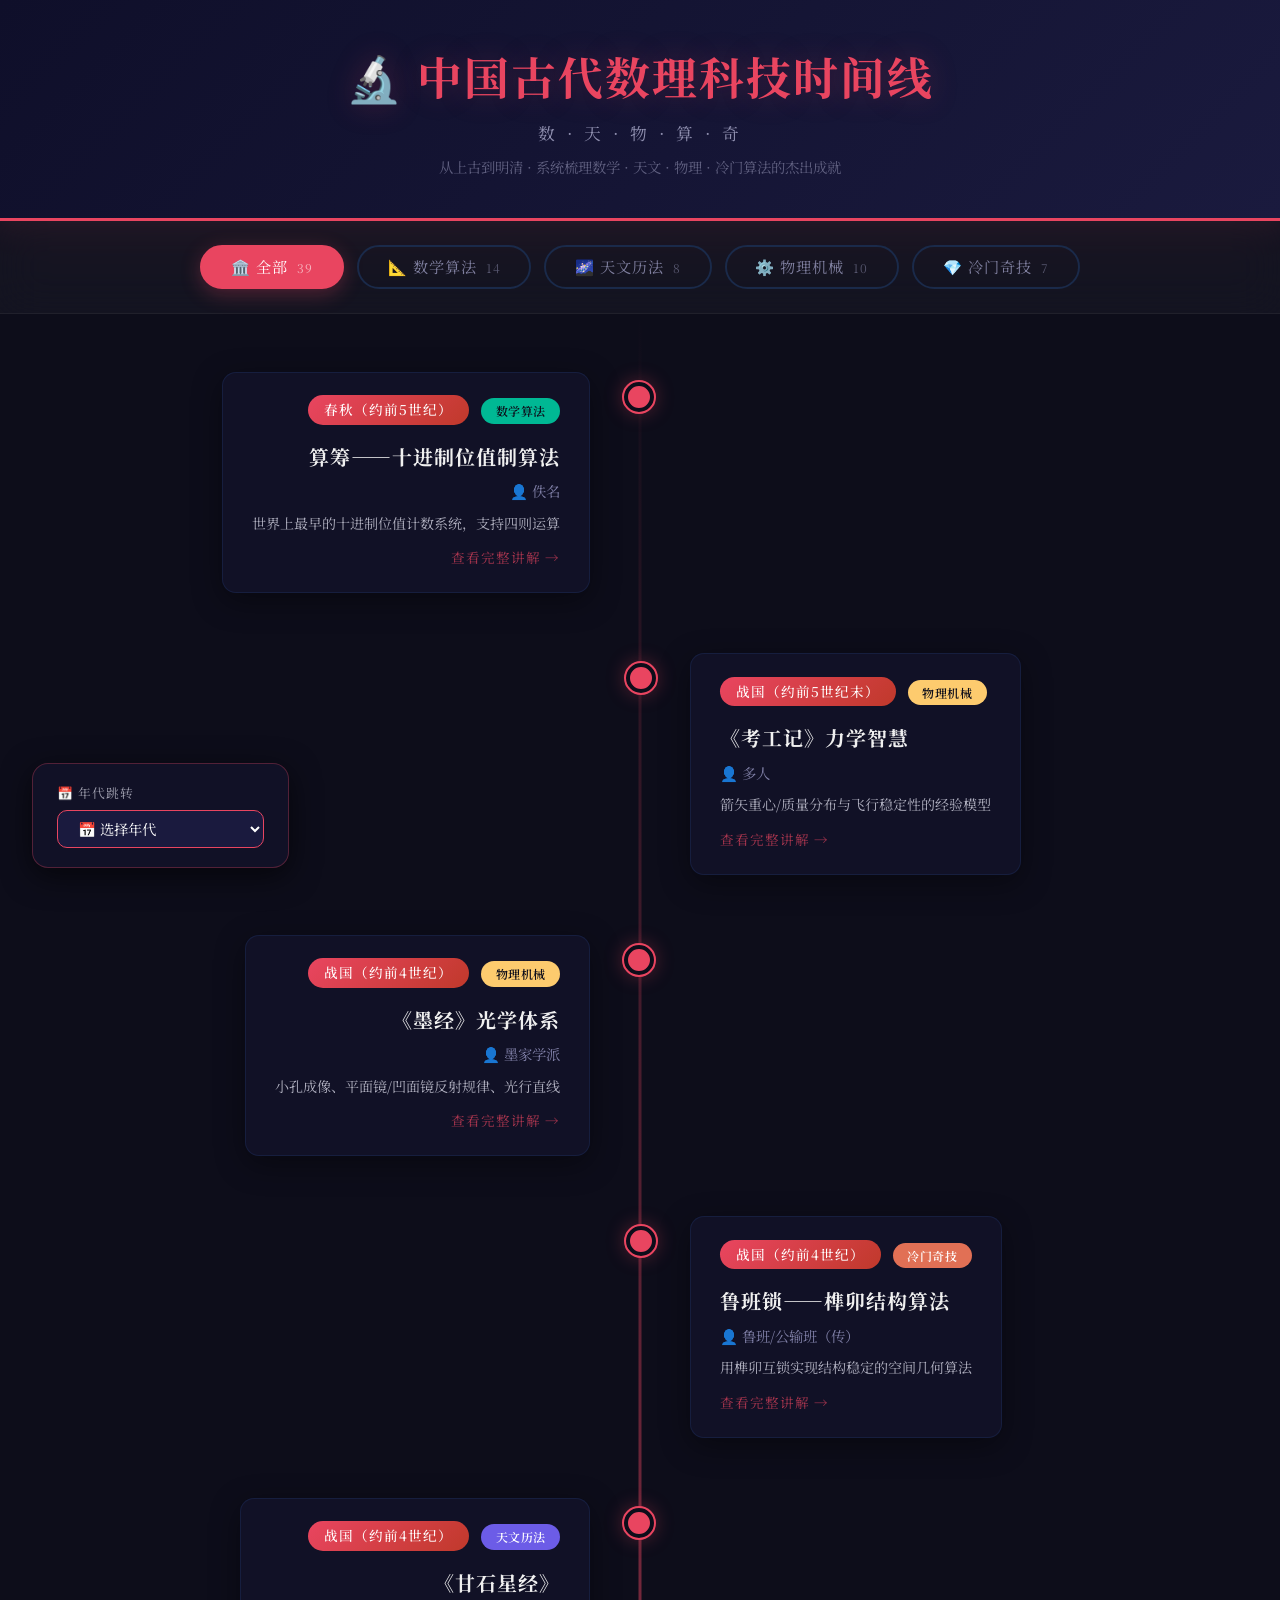
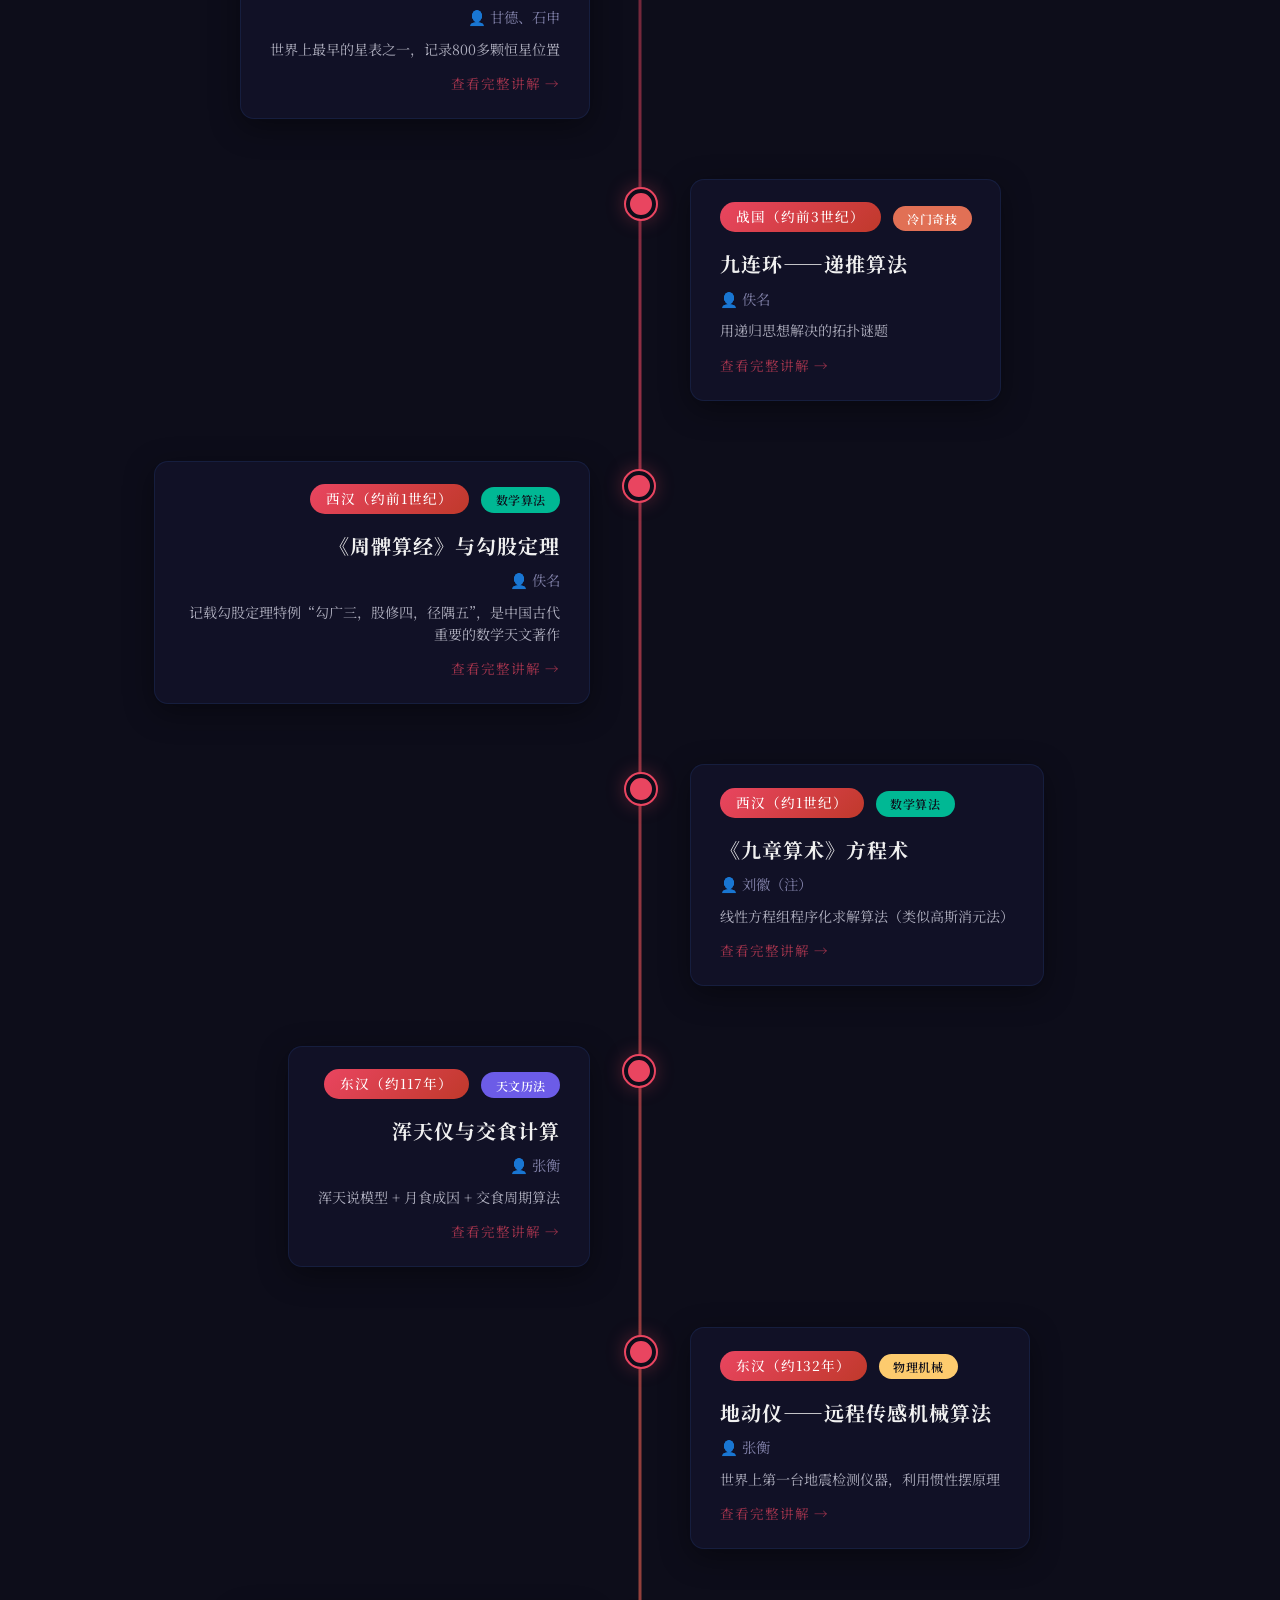
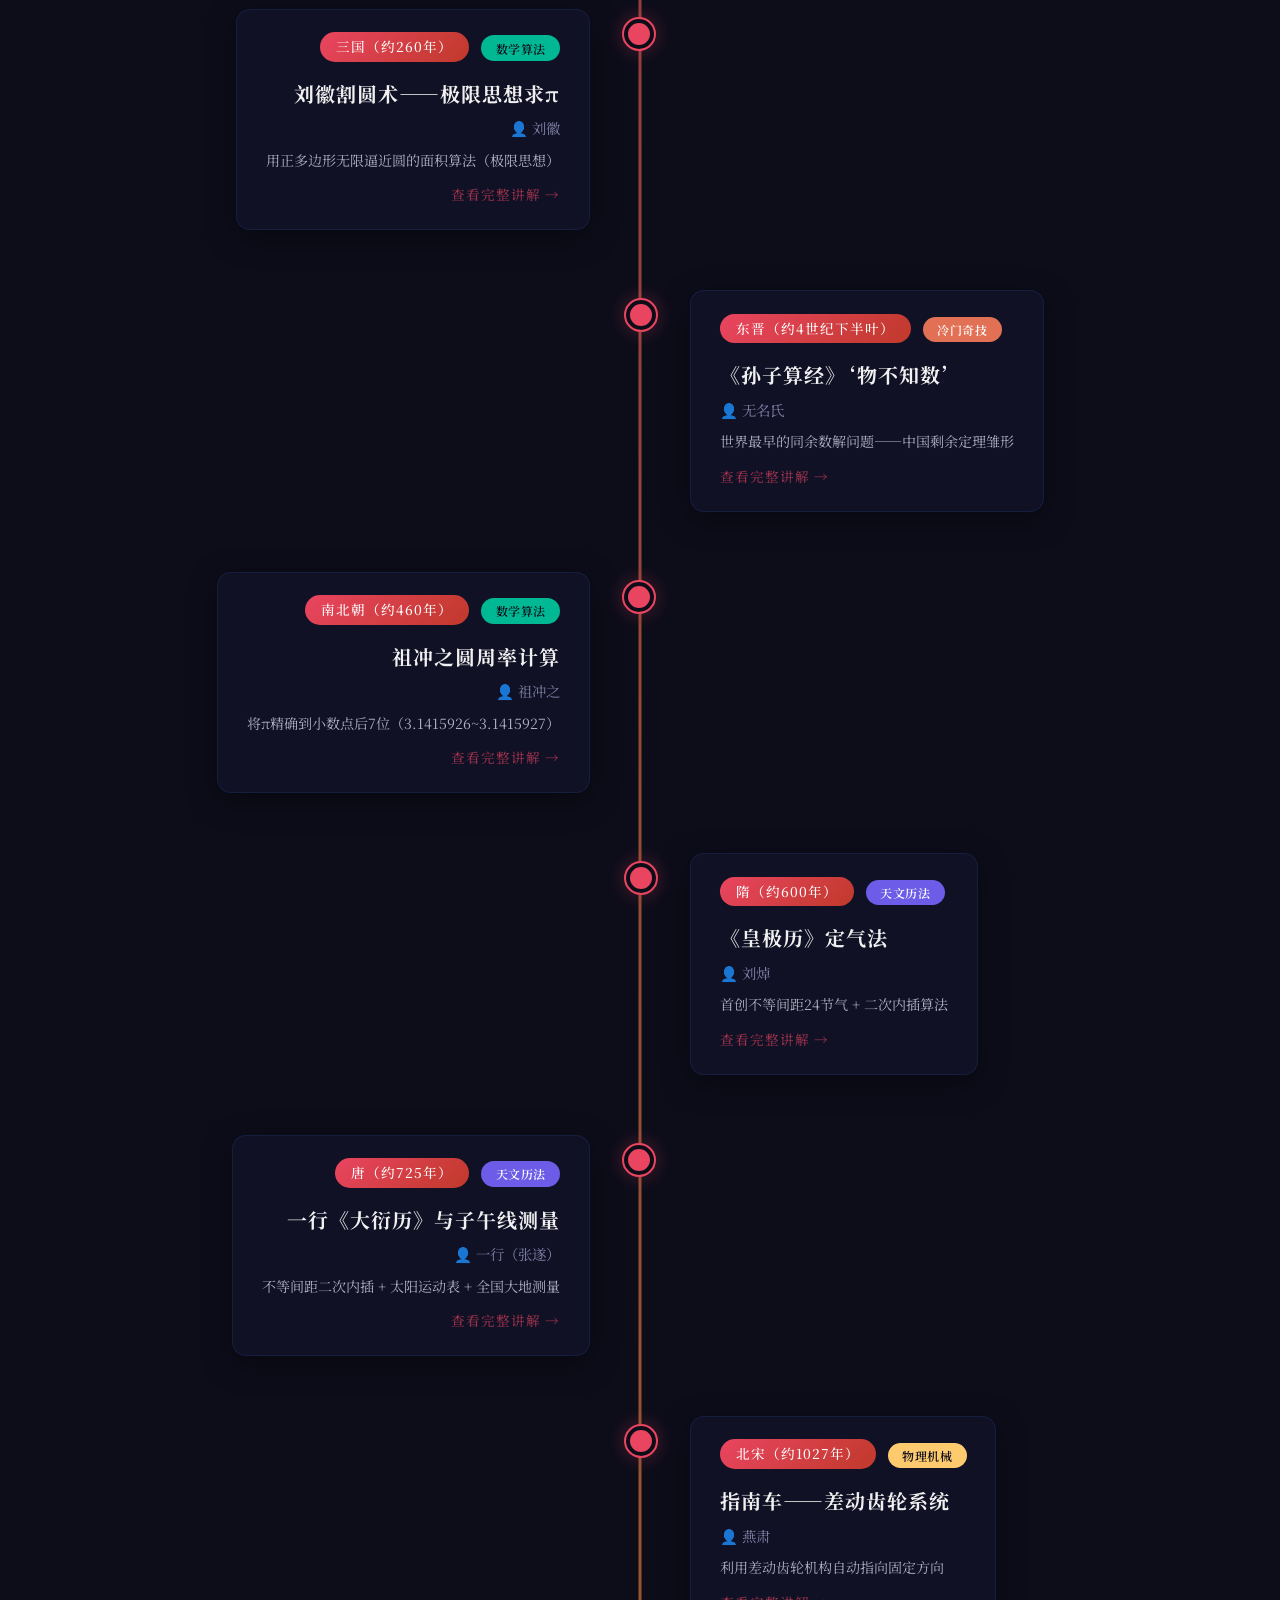
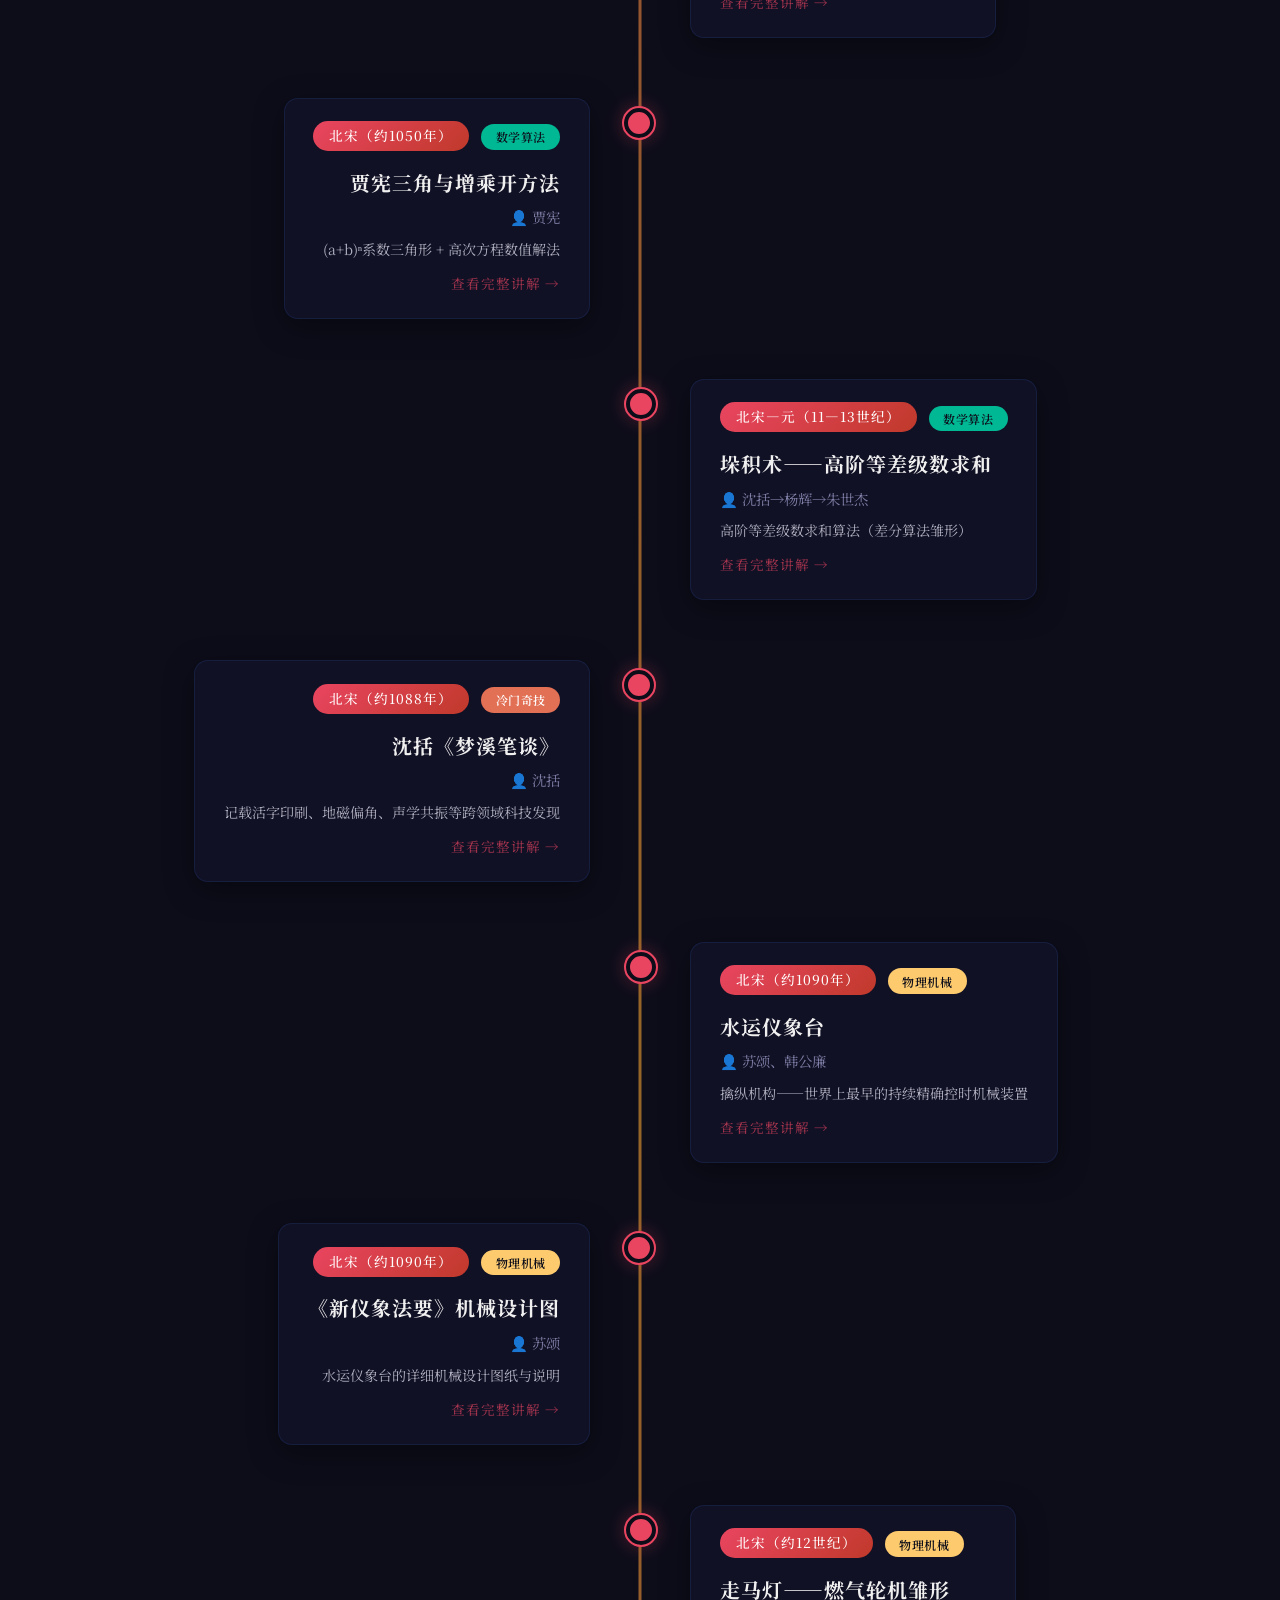
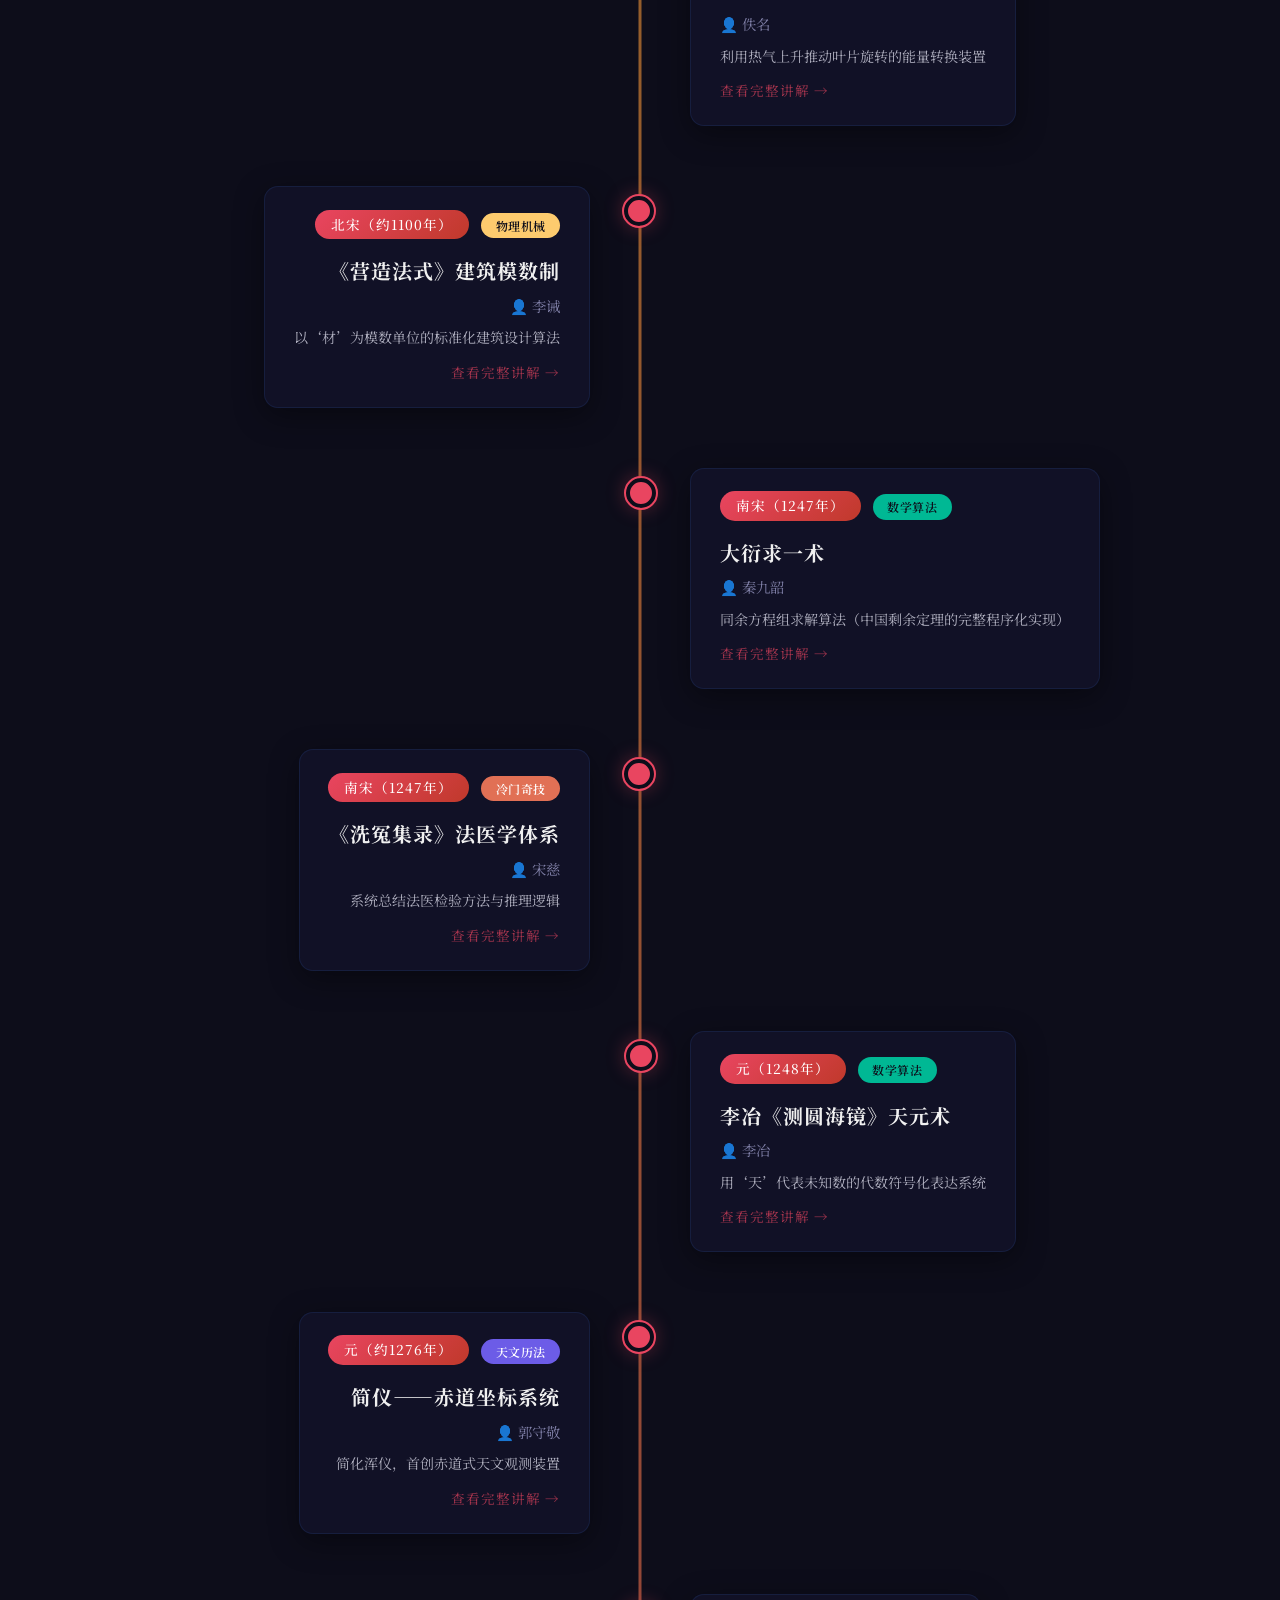
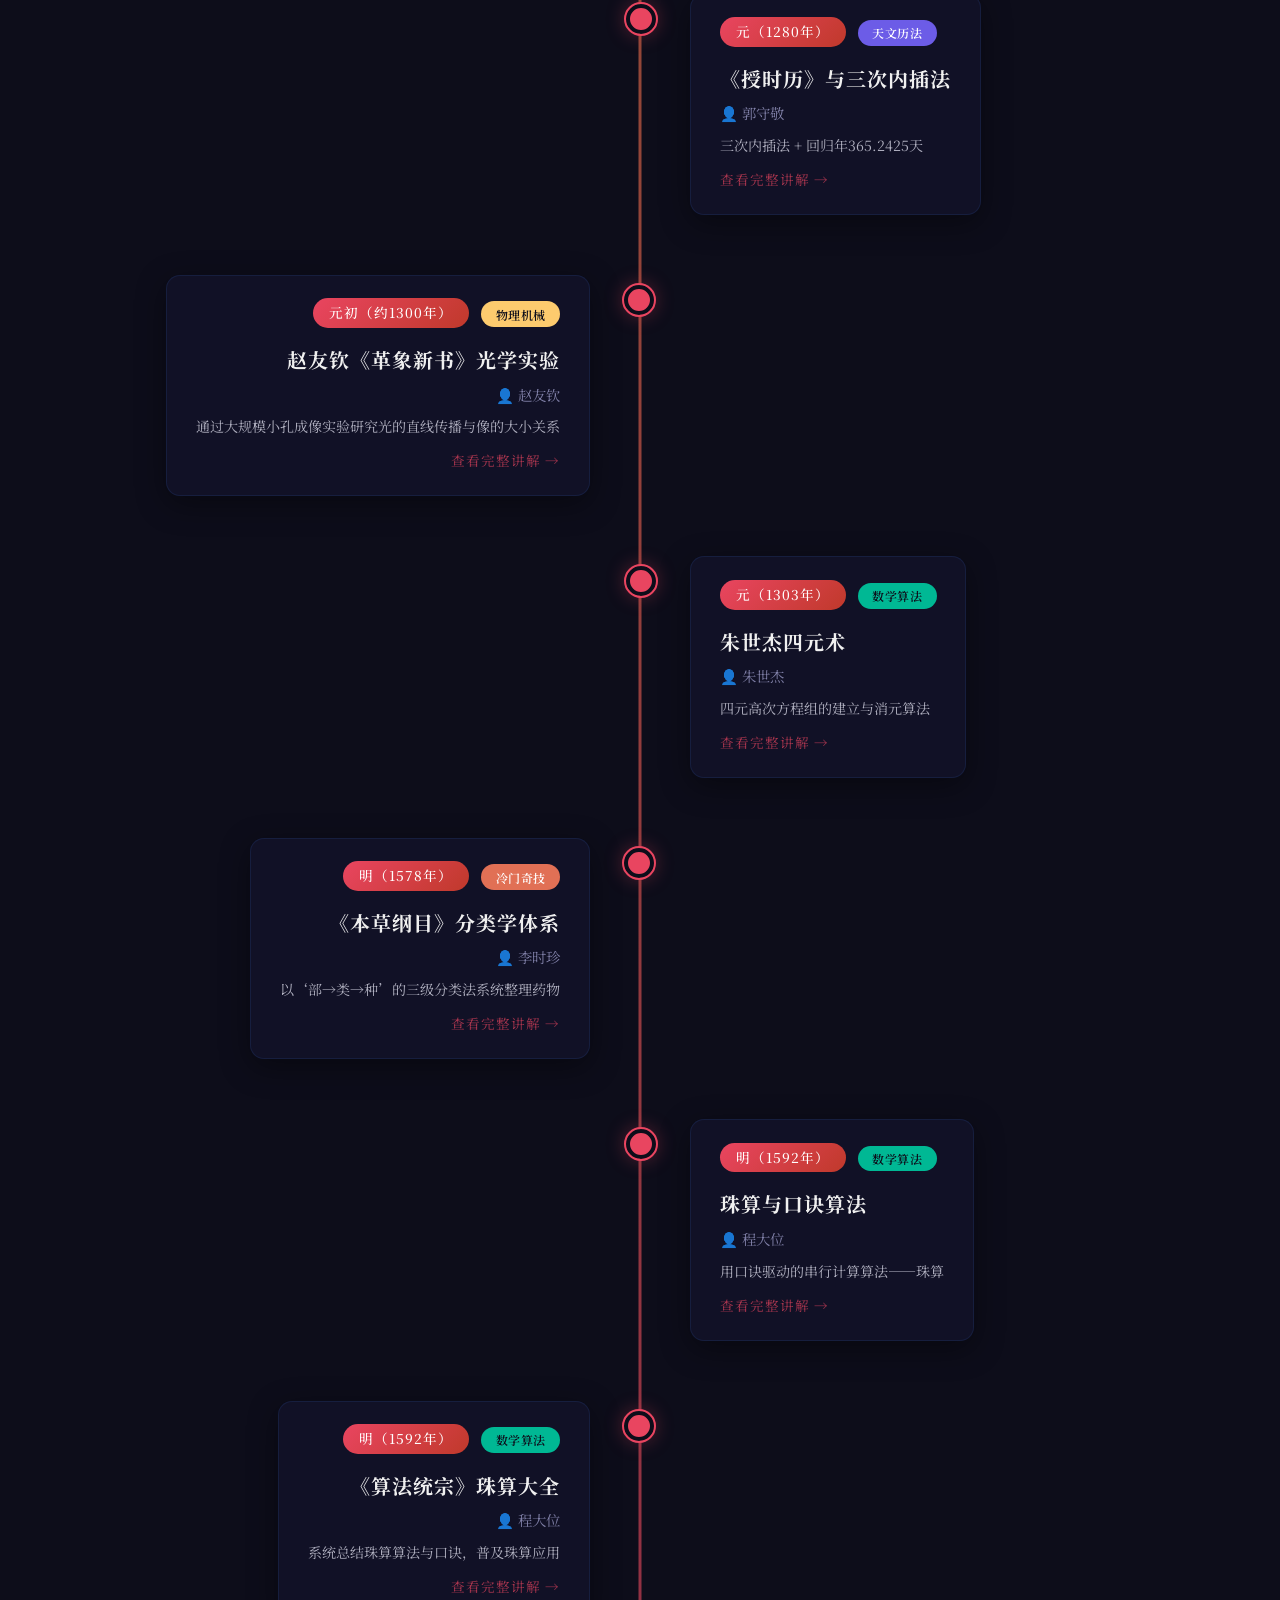
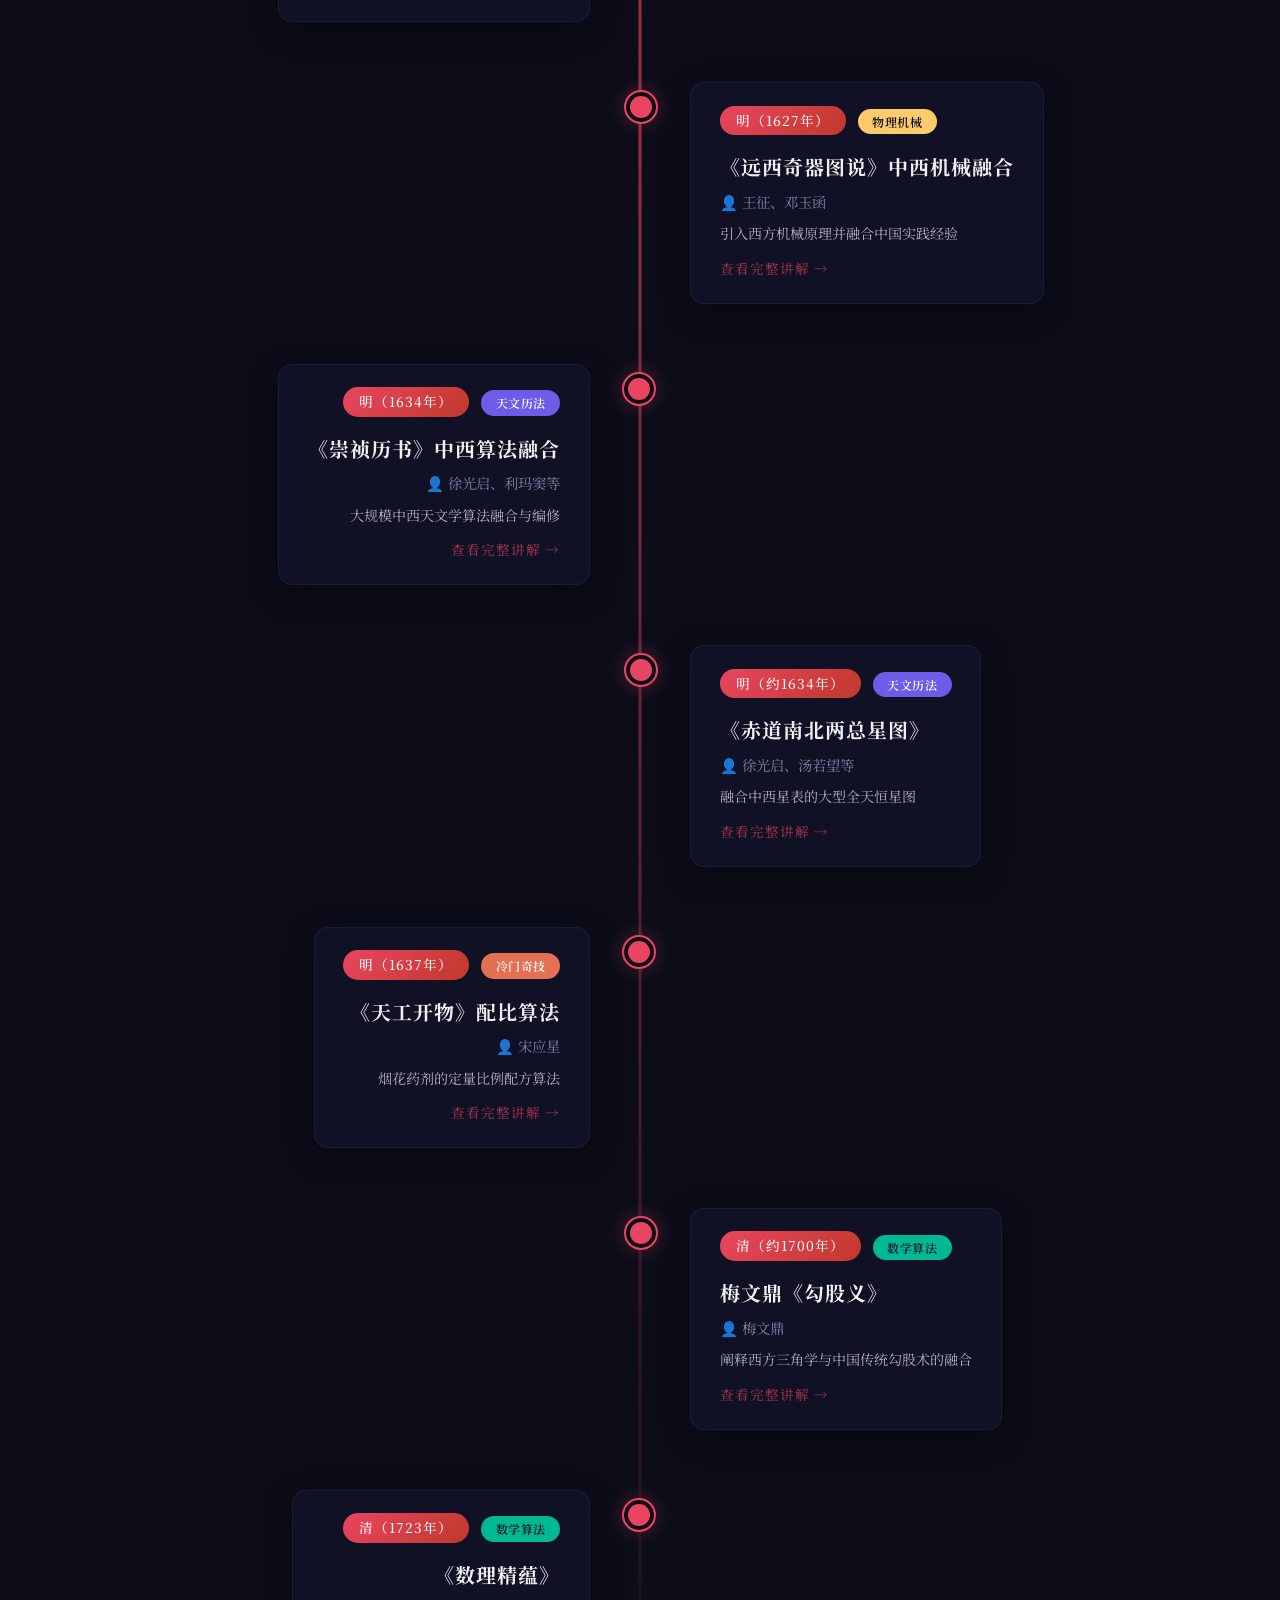
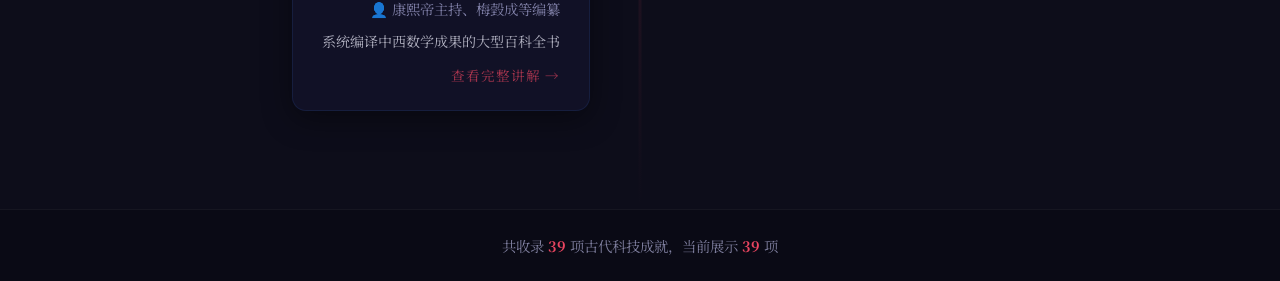
<file: index.html>
<!DOCTYPE html>
<html lang="zh-CN">

<head>
  <meta charset="UTF-8">
  <meta name="viewport" content="width=device-width, initial-scale=1.0">
  <title>中国古代数理科技时间线</title>
  <link rel="stylesheet" href="style.css">
  <link rel="preconnect" href="https://fonts.googleapis.com">
  <link href="https://fonts.googleapis.com/css2?family=Noto+Serif+SC:wght@400;600;700&display=swap" rel="stylesheet">
</head>

<body>

  <!-- 头部 -->
  <header class="header">
    <h1><span class="icon">🔬</span> 中国古代数理科技时间线</h1>
    <p>数 · 天 · 物 · 算 · 奇</p>
    <div class="subtitle">从上古到明清 · 系统梳理数学 · 天文 · 物理 · 冷门算法的杰出成就</div>
  </header>

  <!-- 分类过滤 -->
  <div class="filter-bar" id="filterBar">
    <button class="filter-btn active" data-filter="all">🏛️ 全部 <span class="count" id="countAll"></span></button>
    <button class="filter-btn" data-filter="math">📐 数学算法 <span class="count" id="countMath"></span></button>
    <button class="filter-btn" data-filter="astro">🌌 天文历法 <span class="count" id="countAstro"></span></button>
    <button class="filter-btn" data-filter="physics">⚙️ 物理机械 <span class="count" id="countPhysics"></span></button>
    <button class="filter-btn" data-filter="rare">💎 冷门奇技 <span class="count" id="countRare"></span></button>
  </div>

  <!-- 时间线 -->
  <div class="timeline" id="timeline">
    <div class="loading">数据加载中</div>
  </div>

  <!-- 统计 -->
  <div class="stats">
    共收录 <span id="totalCount">0</span> 项古代科技成就，当前展示 <span id="visibleCount">0</span> 项
  </div>

  <!-- 年代跳转 -->
  <div class="year-jump">
    <label>📅 年代跳转</label>
    <select id="yearSelect" onchange="jumpToYear(this.value)">
      <option value="">选择年代</option>
    </select>
  </div>

  <!-- 回到顶部 -->
  <button class="back-top" id="backTop" onclick="window.scrollTo({top:0,behavior:'smooth'})">↑</button>

  <script>
    // ===== 全局变量 =====
    let allData = [];
    let currentFilter = 'all';

    // ===== 加载数据 =====
    async function loadData() {
      try {
        const response = await fetch('data.json');
        if (!response.ok) throw new Error('无法加载数据文件');
        allData = await response.json();
        updateCategoryCounts();

        // 恢复之前选中的分类
        const savedFilter = sessionStorage.getItem('timelineFilter');
        if (savedFilter && savedFilter !== 'all') {
          currentFilter = savedFilter;
          document.querySelectorAll('.filter-btn').forEach(b => {
            b.classList.toggle('active', b.dataset.filter === savedFilter);
          });
          sessionStorage.removeItem('timelineFilter');
        }

        renderTimeline(currentFilter);

        // ★★★ 平滑恢复滚动位置（无闪烁） ★★★
        const savedScrollY = sessionStorage.getItem('timelineScrollY');
        if (savedScrollY) {
          const targetY = parseInt(savedScrollY);
          sessionStorage.removeItem('timelineScrollY');

          // 先隐藏滚动条 + 立即定位（完全避免顶部闪烁）
          document.body.style.overflow = 'hidden';
          window.scrollTo(0, targetY);

          // 等两帧渲染完成后放开滚动条
          requestAnimationFrame(() => {
            requestAnimationFrame(() => {
              window.scrollTo(0, targetY);
              document.body.style.overflow = '';
            });
          });
        }

      } catch (error) {
        document.getElementById('timeline').innerHTML = `
                    <div style="text-align:center;padding:3rem;color:#e94560;">
                        ❌ 数据加载失败：${error.message}<br>
                        <small>请确保 data.json 文件在相同目录下</small>
                    </div>
                `;
      }
    }

    // ===== 更新分类计数 =====
    function updateCategoryCounts() {
      document.getElementById('countAll').textContent = allData.length;
      document.getElementById('countMath').textContent = allData.filter(d => d.category === 'math').length;
      document.getElementById('countAstro').textContent = allData.filter(d => d.category === 'astro').length;
      document.getElementById('countPhysics').textContent = allData.filter(d => d.category === 'physics').length;
      document.getElementById('countRare').textContent = allData.filter(d => d.category === 'rare').length;
    }

    // ===== 渲染时间线 =====
    function renderTimeline(filter) {
      const container = document.getElementById('timeline');
      container.innerHTML = '';

      const filteredData = filter === 'all' ? allData : allData.filter(d => d.category === filter);

      if (filteredData.length === 0) {
        container.innerHTML = `
                    <div style="text-align:center;padding:3rem;color:#8080a0;">
                        🕯️ 该分类暂无数据，请尝试其他分类
                    </div>
                `;
        updateStats(filter);
        updateYearSelect(filter);
        return;
      }

      // 按年份排序
      filteredData.sort((a, b) => a.yearNum - b.yearNum);

      filteredData.forEach((item, index) => {
        const div = document.createElement('div');
        div.className = `timeline-item ${index % 2 === 0 ? 'left' : 'right'} visible`;
        div.dataset.category = item.category;
        div.dataset.year = item.yearNum;
        div.dataset.id = item.id;

        const categoryNames = {
          'math': '数学算法',
          'astro': '天文历法',
          'physics': '物理机械',
          'rare': '冷门奇技'
        };

        const categoryClasses = {
          'math': 'category-math',
          'astro': 'category-astro',
          'physics': 'category-physics',
          'rare': 'category-rare'
        };

        div.innerHTML = `
                    <div class="content" onclick="goToDetail(${item.id})">
                        <span class="year-tag">${item.year}</span>
                        <span class="category-tag ${categoryClasses[item.category]}">${categoryNames[item.category]}</span>
                        <h3>${item.title}</h3>
                        <div class="person">👤 ${item.person}</div>
                        <div class="brief">${item.brief}</div>
                        <div class="read-more">查看完整讲解 →</div>
                    </div>
                `;

        container.appendChild(div);
      });

      updateStats(filter);
      updateYearSelect(filter);
    }

    // ===== 跳转到详情页（保存滚动位置和分类） =====
    function goToDetail(id) {
      // 保存当前滚动位置和分类到浏览器会话存储
      sessionStorage.setItem('timelineScrollY', window.scrollY);
      sessionStorage.setItem('timelineFilter', currentFilter);
      window.location.href = `detail.html?id=${id}`;
    }

    // ===== 更新统计 =====
    function updateStats(filter) {
      const total = allData.length;
      const visible = filter === 'all' ? allData.length : allData.filter(d => d.category === filter).length;
      document.getElementById('totalCount').textContent = total;
      document.getElementById('visibleCount').textContent = visible;
    }

    // ===== 更新年代选择器 =====
    function updateYearSelect(filter) {
      const select = document.getElementById('yearSelect');
      const currentValue = select.value;
      select.innerHTML = '<option value="">📅 选择年代</option>';

      const filteredData = filter === 'all' ? allData : allData.filter(d => d.category === filter);

      // 去重并按年代排序
      const yearMap = new Map();
      filteredData.forEach(d => {
        if (!yearMap.has(d.year)) {
          yearMap.set(d.year, d.yearNum);
        }
      });

      const sortedYears = [...yearMap.entries()].sort((a, b) => a[1] - b[1]);

      sortedYears.forEach(([year]) => {
        const option = document.createElement('option');
        option.value = year;
        option.textContent = year;
        select.appendChild(option);
      });

      if (currentValue) {
        select.value = currentValue;
      }
    }

    // ===== 年代跳转 =====
    function jumpToYear(year) {
      if (!year) return;

      const items = document.querySelectorAll('.timeline-item');
      for (const item of items) {
        const yearTag = item.querySelector('.year-tag');
        if (yearTag && yearTag.textContent === year) {
          item.scrollIntoView({ behavior: 'smooth', block: 'center' });
          // 高亮闪烁效果
          const content = item.querySelector('.content');
          content.style.borderColor = '#e94560';
          content.style.boxShadow = '0 0 30px rgba(233,69,96,0.5)';
          setTimeout(() => {
            content.style.borderColor = 'rgba(30,50,100,0.4)';
            content.style.boxShadow = '0 8px 30px rgba(0,0,0,0.4)';
          }, 2000);
          break;
        }
      }
    }

    // ===== 分类过滤 =====
    document.querySelectorAll('.filter-btn').forEach(btn => {
      btn.addEventListener('click', function () {
        document.querySelectorAll('.filter-btn').forEach(b => b.classList.remove('active'));
        this.classList.add('active');
        currentFilter = this.dataset.filter;
        renderTimeline(currentFilter);
      });
    });

    // ===== 回到顶部按钮 =====
    window.addEventListener('scroll', function () {
      const btn = document.getElementById('backTop');
      if (window.scrollY > 400) {
        btn.classList.add('show');
      } else {
        btn.classList.remove('show');
      }
    });

    // ===== 启动 =====
    loadData();
  </script>

</body>

</html>
</file>
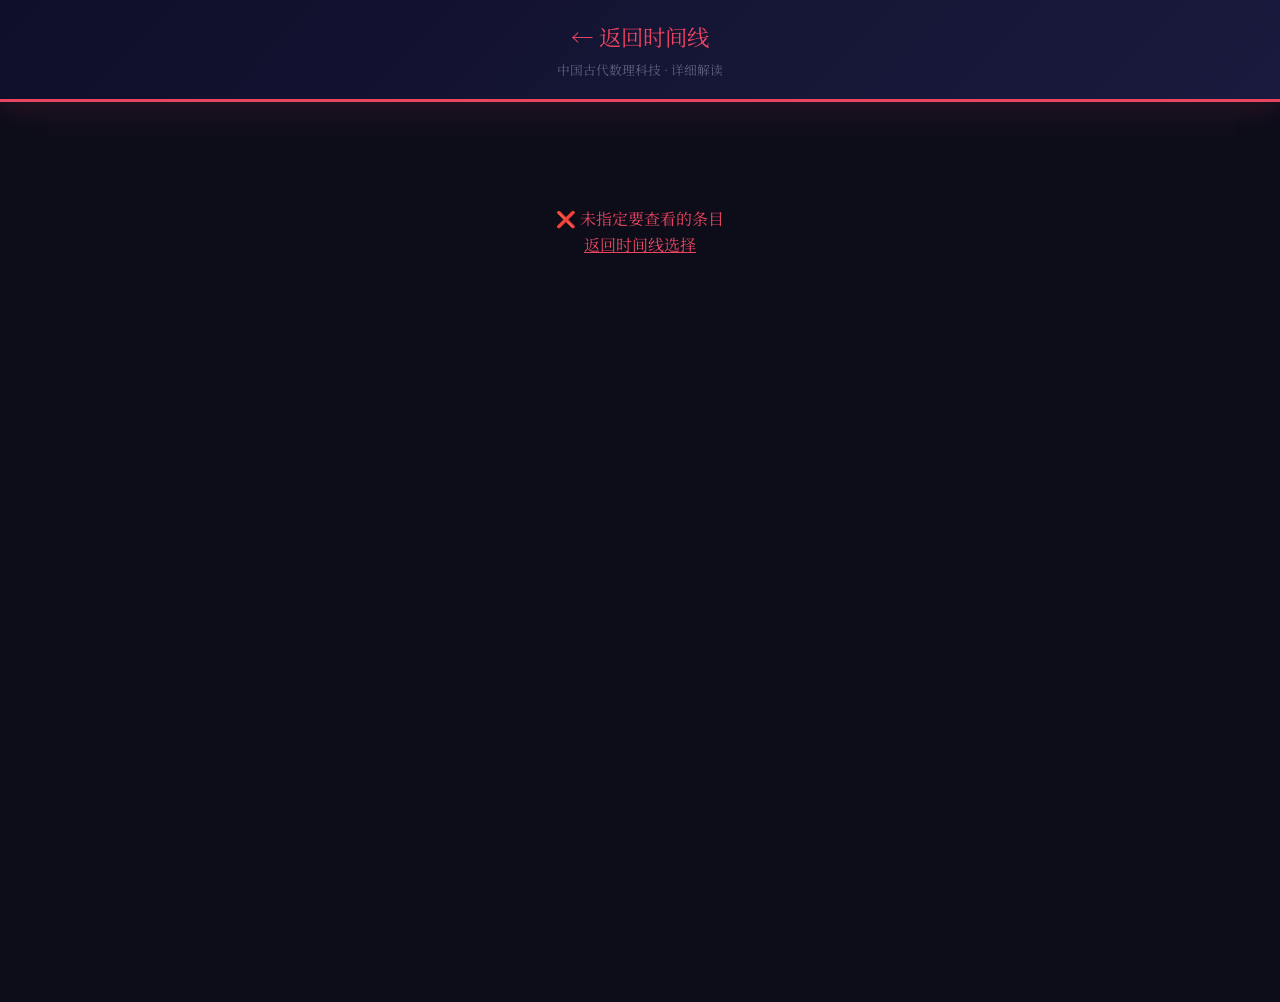
<file: detail.html>
<!DOCTYPE html>
<html lang="zh-CN">

<head>
  <meta charset="UTF-8">
  <meta name="viewport" content="width=device-width, initial-scale=1.0">
  <title>科技详情 - 中国古代数理科技</title>
  <link rel="stylesheet" href="style.css">
  <link href="https://fonts.googleapis.com/css2?family=Noto+Serif+SC:wght@400;600;700&display=swap" rel="stylesheet">
  <style>
    .detail-container {
      max-width: 900px;
      margin: 0 auto;
      padding: 2.5rem 1.5rem;
      min-height: 100vh;
    }

    .detail-card {
      background: rgba(18, 18, 40, 0.95);
      border-radius: 20px;
      border: 1px solid rgba(233, 69, 96, 0.2);
      padding: 2.5rem;
      box-shadow: 0 10px 50px rgba(0, 0, 0, 0.4);
      backdrop-filter: blur(10px);
    }

    .detail-header {
      border-bottom: 2px solid rgba(233, 69, 96, 0.15);
      padding-bottom: 1.5rem;
      margin-bottom: 2rem;
    }

    .detail-header .year-badge {
      display: inline-block;
      background: linear-gradient(135deg, #e94560, #c0392b);
      color: white;
      padding: 0.3rem 1.2rem;
      border-radius: 25px;
      font-size: 0.9rem;
      font-weight: 600;
      letter-spacing: 1px;
      margin-bottom: 1rem;
    }

    .detail-header .category-badge {
      display: inline-block;
      padding: 0.3rem 1.2rem;
      border-radius: 25px;
      font-size: 0.85rem;
      font-weight: 600;
      margin-left: 0.8rem;
      letter-spacing: 0.5px;
    }

    .category-math {
      background: #00b894;
      color: #0d0d1a;
    }

    .category-astro {
      background: #6c5ce7;
      color: white;
    }

    .category-physics {
      background: #fdcb6e;
      color: #0d0d1a;
    }

    .category-rare {
      background: #e17055;
      color: white;
    }

    .detail-header h1 {
      font-size: 2.4rem;
      color: #f0f0f0;
      margin: 0.8rem 0 0.5rem;
      letter-spacing: 2px;
    }

    .detail-header .person-info {
      font-size: 1.1rem;
      color: #6c5ce7;
      margin-top: 0.5rem;
    }

    .detail-header .person-info span {
      color: #8080a8;
    }

    .detail-section {
      margin-bottom: 2rem;
    }

    .detail-section h2 {
      color: #e94560;
      font-size: 1.3rem;
      margin-bottom: 1rem;
      padding-bottom: 0.5rem;
      border-bottom: 1px solid rgba(233, 69, 96, 0.1);
      display: flex;
      align-items: center;
      gap: 0.5rem;
    }

    .detail-section p {
      color: #c0c0d0;
      line-height: 1.9;
      font-size: 1.05rem;
      text-indent: 2em;
    }

    .detail-section .highlight-box {
      background: rgba(233, 69, 96, 0.05);
      border-left: 4px solid #e94560;
      padding: 1.2rem 1.5rem;
      border-radius: 0 10px 10px 0;
      margin: 1rem 0;
    }

    .detail-section .highlight-box p {
      text-indent: 0;
    }

    .detail-section .highlight-box .label {
      color: #e94560;
      font-weight: 600;
      font-size: 0.9rem;
      display: block;
      margin-bottom: 0.3rem;
    }

    /* ===== 图片展示区 ===== */
    .detail-image-section {
      margin: 1.5rem 0;
    }

    .detail-image-card {
      border-radius: 14px;
      overflow: hidden;
      border: 1px solid rgba(233, 69, 96, 0.15);
      background: rgba(0, 0, 0, 0.2);
      cursor: pointer;
      transition: all 0.35s ease;
      display: block;
      text-decoration: none;
      color: inherit;
    }

    .detail-image-card:hover {
      border-color: #e94560;
      box-shadow: 0 8px 30px rgba(233, 69, 96, 0.15);
      transform: translateY(-3px);
    }

    .detail-image-card img {
      width: 100%;
      max-height: 350px;
      object-fit: contain;
      display: block;
      background: rgba(0, 0, 0, 0.3);
    }

    .detail-image-card .image-caption {
      padding: 0.8rem 1.2rem;
      background: rgba(0, 0, 0, 0.4);
      border-top: 1px solid rgba(233, 69, 96, 0.1);
      display: flex;
      align-items: center;
      justify-content: space-between;
    }

    .detail-image-card .image-caption .caption-text {
      color: #b0b0c0;
      font-size: 0.88rem;
      line-height: 1.5;
      flex: 1;
    }

    .detail-image-card .image-caption .view-hint {
      color: #e94560;
      font-size: 0.8rem;
      white-space: nowrap;
      margin-left: 1rem;
      opacity: 0.7;
    }

    .detail-image-card:hover .image-caption .view-hint {
      opacity: 1;
    }

    .detail-nav {
      display: flex;
      justify-content: space-between;
      align-items: center;
      margin-top: 2.5rem;
      padding-top: 1.5rem;
      border-top: 1px solid rgba(255, 255, 255, 0.05);
    }

    .detail-nav .btn {
      display: inline-flex;
      align-items: center;
      gap: 0.5rem;
      padding: 0.7rem 1.8rem;
      border-radius: 30px;
      font-size: 0.95rem;
      font-family: inherit;
      cursor: pointer;
      transition: all 0.3s;
      border: 2px solid rgba(233, 69, 96, 0.3);
      background: transparent;
      color: #e0e0e0;
      text-decoration: none;
    }

    .detail-nav .btn:hover {
      border-color: #e94560;
      background: rgba(233, 69, 96, 0.1);
      transform: translateY(-2px);
    }

    .detail-nav .btn-primary {
      background: #e94560;
      border-color: #e94560;
      color: white;
    }

    .detail-nav .btn-primary:hover {
      background: #d63850;
      box-shadow: 0 5px 20px rgba(233, 69, 96, 0.3);
    }

    .detail-nav .nav-arrows {
      display: flex;
      gap: 0.5rem;
    }

    .detail-nav .nav-arrows .btn {
      padding: 0.7rem 1.2rem;
      font-size: 1.2rem;
    }

    .loading-detail {
      text-align: center;
      padding: 4rem;
      color: #8080a0;
    }

    .error-detail {
      text-align: center;
      padding: 4rem;
      color: #e94560;
    }

    .error-detail a {
      color: #e94560;
      text-decoration: underline;
    }

    @media (max-width: 768px) {
      .detail-card {
        padding: 1.5rem;
      }

      .detail-header h1 {
        font-size: 1.8rem;
      }

      .detail-nav {
        flex-direction: column;
        gap: 1rem;
      }

      .detail-nav .nav-arrows {
        order: -1;
      }

      .detail-image-card .image-caption {
        flex-direction: column;
        align-items: flex-start;
        gap: 0.3rem;
      }

      .detail-image-card .image-caption .view-hint {
        margin-left: 0;
      }
    }
  </style>
</head>

<body>

  <header class="header" style="padding:1.2rem 1rem;">
    <a href="index.html" style="color:#e94560;font-size:1.4rem;text-decoration:none;display:inline-block;">
      ← 返回时间线
    </a>
    <div style="font-size:0.8rem;color:#606080;margin-top:0.3rem;">
      中国古代数理科技 · 详细解读
    </div>
  </header>

  <div class="detail-container" id="detailContainer">
    <div class="loading-detail">📜 加载中...</div>
  </div>

  <script>
    async function loadDetail() {
      const container = document.getElementById('detailContainer');

      const params = new URLSearchParams(window.location.search);
      const id = params.get('id');

      if (!id) {
        container.innerHTML = `
                    <div class="error-detail">
                        ❌ 未指定要查看的条目<br>
                        <a href="index.html">返回时间线选择</a>
                    </div>
                `;
        return;
      }

      try {
        const response = await fetch('data.json');
        if (!response.ok) throw new Error('无法加载数据');

        const data = await response.json();
        const item = data.find(d => d.id === parseInt(id));

        if (!item) {
          container.innerHTML = `
                        <div class="error-detail">
                            ❌ 未找到 ID 为 ${id} 的条目<br>
                            <a href="index.html">返回时间线</a>
                        </div>
                    `;
          return;
        }

        const sortedData = [...data].sort((a, b) => a.yearNum - b.yearNum);
        const currentIndex = sortedData.findIndex(d => d.id === item.id);
        const prev = currentIndex > 0 ? sortedData[currentIndex - 1] : null;
        const next = currentIndex < sortedData.length - 1 ? sortedData[currentIndex + 1] : null;

        const categoryNames = {
          'math': '📐 数学算法',
          'astro': '🌌 天文历法',
          'physics': '⚙️ 物理机械',
          'rare': '💎 冷门奇技'
        };

        const categoryClasses = {
          'math': 'category-math',
          'astro': 'category-astro',
          'physics': 'category-physics',
          'rare': 'category-rare'
        };

        // ★★★ 判断逻辑：image 有值（非空字符串）才显示图片区域 ★★★
        const hasImage = item.image && item.image.trim() !== '';

        const imageHtml = hasImage ? `
                    <div class="detail-section">
                        <h2>🖼️ 图像资料</h2>
                        <a href="photo.html?id=${item.id}" class="detail-image-card">
                            <img src="${item.image}" alt="${item.title}"
                                 onerror="this.outerHTML='<div style=\\'padding:2rem;text-align:center;color:#8080a0;\\'>🖼️ 图片加载失败</div>'">
                            <div class="image-caption">
                                <span class="caption-text">${item.imageCaption || '点击查看大图'}</span>
                                <span class="view-hint">查看大图 →</span>
                            </div>
                        </a>
                    </div>
                ` : '';

        container.innerHTML = `
                    <div class="detail-card">
                        <div class="detail-header">
                            <div>
                                <span class="year-badge">${item.year}</span>
                                <span class="category-badge ${categoryClasses[item.category]}">${categoryNames[item.category]}</span>
                            </div>
                            <h1>${item.title}</h1>
                            <div class="person-info">👤 <span>人物：</span>${item.person}</div>
                        </div>

                        <div class="detail-section">
                            <h2>📋 概述</h2>
                            <p>${item.brief}</p>
                        </div>

                        ${imageHtml}

                        <div class="detail-section">
                            <h2>🔧 技术原理</h2>
                            <div class="highlight-box">
                                <span class="label">核心算法 / 原理</span>
                                <p>${item.principle}</p>
                            </div>
                        </div>

                        <div class="detail-section">
                            <h2>📜 历史价值</h2>
                            <div class="highlight-box" style="border-left-color:#6c5ce7;">
                                <span class="label" style="color:#6c5ce7;">世界意义 / 学术地位</span>
                                <p>${item.value}</p>
                            </div>
                        </div>

                        <div class="detail-section">
                            <h2>🏷️ 分类信息</h2>
                            <p style="text-indent:0;">
                                <strong style="color:#e94560;">${categoryNames[item.category]}</strong>
                                ${item.category === 'math' ? '· 展示中国古代数学的算法化思维与程序化解法' : ''}
                                ${item.category === 'astro' ? '· 展示中国古代天文学的精确观测与数学模型' : ''}
                                ${item.category === 'physics' ? '· 展示中国古代物理学的实验精神与机械智慧' : ''}
                                ${item.category === 'rare' ? '· 展示被忽视的冷门算法与技术遗产' : ''}
                            </p>
                        </div>

                        <div class="detail-nav">
                            <a href="index.html" class="btn btn-primary">← 返回时间线</a>
                            <div class="nav-arrows">
                                ${prev ? `<a href="detail.html?id=${prev.id}" class="btn">← ${prev.title}</a>` : ''}
                                ${next ? `<a href="detail.html?id=${next.id}" class="btn">${next.title} →</a>` : ''}
                            </div>
                        </div>
                    </div>
                `;

        document.title = `${item.title} - 中国古代数理科技`;

      } catch (error) {
        container.innerHTML = `
                    <div class="error-detail">
                        ❌ 加载失败：${error.message}<br>
                        <a href="index.html">返回时间线</a>
                    </div>
                `;
      }
    }

    document.addEventListener('keydown', function (e) {
      if (e.key === 'ArrowLeft') {
        const prevBtn = document.querySelector('.nav-arrows .btn:first-child');
        if (prevBtn && prevBtn.getAttribute('href') !== '#') {
          window.location.href = prevBtn.getAttribute('href');
        }
      } else if (e.key === 'ArrowRight') {
        const nextBtn = document.querySelector('.nav-arrows .btn:last-child');
        if (nextBtn && nextBtn.getAttribute('href') !== '#') {
          window.location.href = nextBtn.getAttribute('href');
        }
      }
    });

    loadDetail();
  </script>

</body>

</html>
</file>
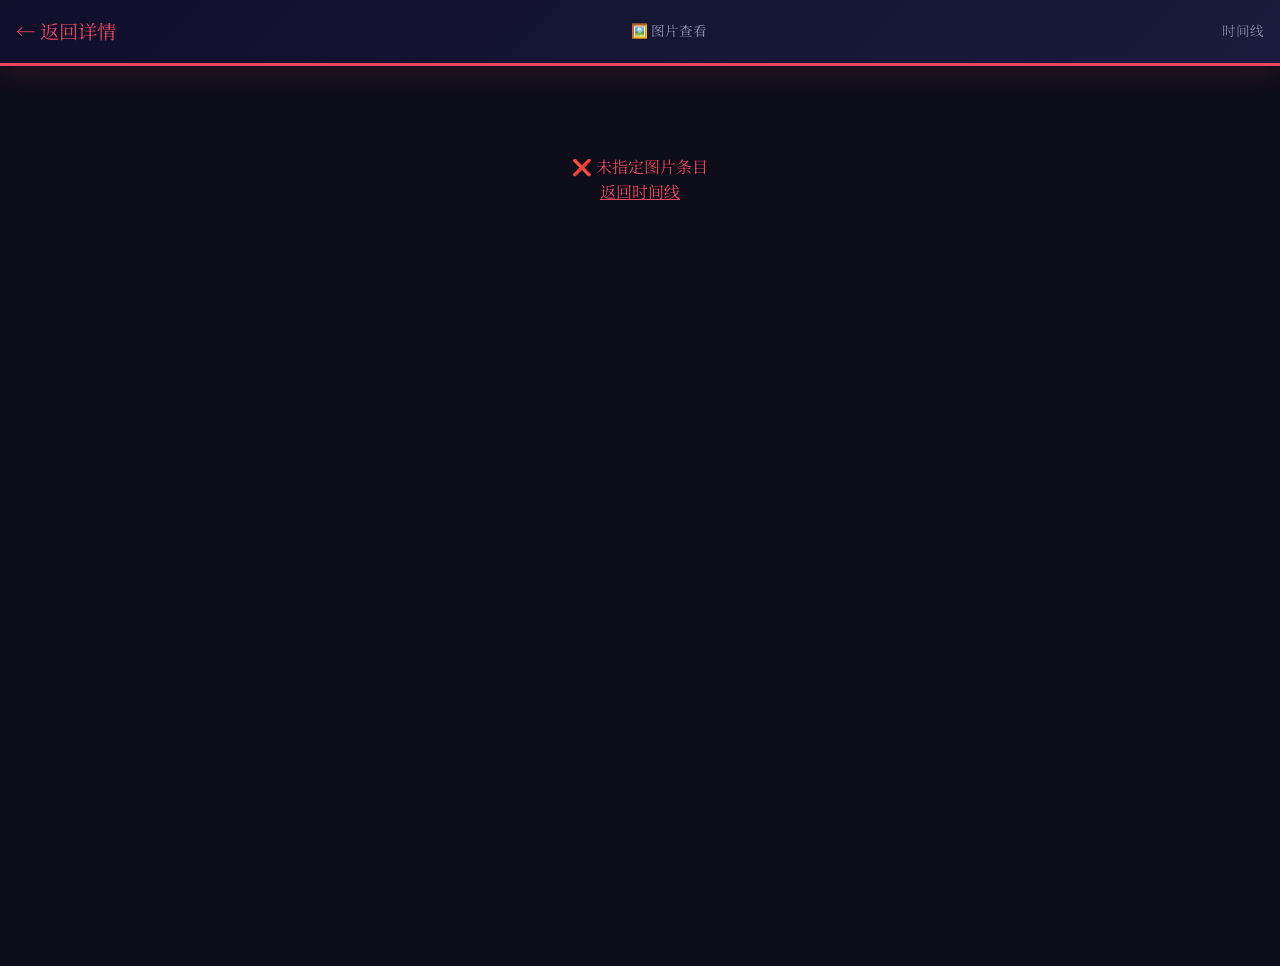
<file: photo.html>
<!DOCTYPE html>
<html lang="zh-CN">

<head>
  <meta charset="UTF-8">
  <meta name="viewport" content="width=device-width, initial-scale=1.0">
  <title>图片查看 - 中国古代数理科技</title>
  <link rel="stylesheet" href="style.css">
  <link href="https://fonts.googleapis.com/css2?family=Noto+Serif+SC:wght@400;600;700&display=swap" rel="stylesheet">
  <style>
    .photo-container {
      max-width: 1000px;
      margin: 0 auto;
      padding: 1.5rem;
      min-height: 100vh;
      display: flex;
      flex-direction: column;
    }

    .photo-card {
      background: rgba(18, 18, 40, 0.95);
      border-radius: 20px;
      border: 1px solid rgba(233, 69, 96, 0.2);
      padding: 2rem;
      box-shadow: 0 10px 50px rgba(0, 0, 0, 0.4);
      flex: 1;
    }

    .photo-title-section {
      display: flex;
      justify-content: space-between;
      align-items: center;
      margin-bottom: 1.5rem;
      padding-bottom: 1rem;
      border-bottom: 1px solid rgba(233, 69, 96, 0.15);
    }

    .photo-title-section h2 {
      color: #f0f0f0;
      font-size: 1.5rem;
      letter-spacing: 1px;
    }

    .photo-title-section .photo-year {
      color: #e94560;
      font-size: 0.9rem;
    }

    .photo-image-wrapper {
      border-radius: 14px;
      overflow: hidden;
      border: 1px solid rgba(233, 69, 96, 0.1);
      background: rgba(0, 0, 0, 0.3);
      margin-bottom: 1.5rem;
      text-align: center;
    }

    .photo-image-wrapper img {
      max-width: 100%;
      max-height: 70vh;
      object-fit: contain;
      display: block;
      margin: 0 auto;
    }

    .photo-image-wrapper .image-error {
      padding: 4rem 2rem;
      color: #8080a0;
      text-align: center;
    }

    .photo-caption {
      background: rgba(233, 69, 96, 0.05);
      border-left: 4px solid #e94560;
      padding: 1.2rem 1.5rem;
      border-radius: 0 10px 10px 0;
      margin-top: 1rem;
    }

    .photo-caption .caption-label {
      color: #e94560;
      font-weight: 600;
      font-size: 0.85rem;
      display: block;
      margin-bottom: 0.4rem;
      letter-spacing: 1px;
    }

    .photo-caption .caption-text {
      color: #c0c0d0;
      line-height: 1.8;
      font-size: 1.05rem;
    }

    .photo-caption .no-caption {
      color: #8080a0;
      font-style: italic;
    }

    .photo-nav {
      display: flex;
      justify-content: space-between;
      align-items: center;
      margin-top: 1.5rem;
      padding-top: 1rem;
      border-top: 1px solid rgba(255, 255, 255, 0.05);
    }

    .photo-nav .btn {
      display: inline-flex;
      align-items: center;
      gap: 0.5rem;
      padding: 0.7rem 1.8rem;
      border-radius: 30px;
      font-size: 0.95rem;
      font-family: inherit;
      cursor: pointer;
      transition: all 0.3s;
      border: 2px solid rgba(233, 69, 96, 0.3);
      background: transparent;
      color: #e0e0e0;
      text-decoration: none;
    }

    .photo-nav .btn:hover {
      border-color: #e94560;
      background: rgba(233, 69, 96, 0.1);
      transform: translateY(-2px);
    }

    .photo-nav .btn-primary {
      background: #e94560;
      border-color: #e94560;
      color: white;
    }

    .photo-nav .btn-primary:hover {
      background: #d63850;
      box-shadow: 0 5px 20px rgba(233, 69, 96, 0.3);
    }

    .photo-nav .nav-arrows {
      display: flex;
      gap: 0.5rem;
    }

    .photo-nav .nav-arrows .btn {
      padding: 0.7rem 1.2rem;
      font-size: 1.2rem;
    }

    .loading-photo {
      text-align: center;
      padding: 4rem;
      color: #8080a0;
    }

    .error-photo {
      text-align: center;
      padding: 4rem;
      color: #e94560;
    }

    .error-photo a {
      color: #e94560;
      text-decoration: underline;
    }

    @media (max-width: 768px) {
      .photo-card {
        padding: 1.2rem;
      }

      .photo-title-section {
        flex-direction: column;
        align-items: flex-start;
        gap: 0.3rem;
      }

      .photo-title-section h2 {
        font-size: 1.2rem;
      }

      .photo-nav {
        flex-direction: column;
        gap: 1rem;
      }

      .photo-nav .nav-arrows {
        order: -1;
      }
    }
  </style>
</head>

<body>

  <header class="header" style="padding:1rem 1rem;">
    <div style="display:flex;justify-content:space-between;align-items:center;flex-wrap:wrap;gap:0.5rem;">
      <a href="javascript:history.back()" style="color:#e94560;font-size:1.2rem;text-decoration:none;">← 返回详情</a>
      <span style="color:#9090b0;font-size:0.85rem;">🖼️ 图片查看</span>
      <a href="index.html" style="color:#8080a0;font-size:0.85rem;text-decoration:none;">时间线</a>
    </div>
  </header>

  <div class="photo-container" id="photoContainer">
    <div class="loading-photo">🖼️ 加载中...</div>
  </div>

  <script>
    async function loadPhoto() {
      const container = document.getElementById('photoContainer');

      const params = new URLSearchParams(window.location.search);
      const id = params.get('id');

      if (!id) {
        container.innerHTML = `
                    <div class="error-photo">
                        ❌ 未指定图片条目<br>
                        <a href="index.html">返回时间线</a>
                    </div>
                `;
        return;
      }

      try {
        const response = await fetch('data.json');
        if (!response.ok) throw new Error('无法加载数据');

        const data = await response.json();
        const item = data.find(d => d.id === parseInt(id));

        if (!item) {
          container.innerHTML = `
                        <div class="error-photo">
                            ❌ 未找到 ID 为 ${id} 的条目<br>
                            <a href="index.html">返回时间线</a>
                        </div>
                    `;
          return;
        }

        // ★★★ 判断：image 为空则提示无图 ★★★
        if (!item.image || item.image.trim() === '') {
          container.innerHTML = `
                        <div class="error-photo">
                            ❌ 该条目没有配图<br>
                            <a href="detail.html?id=${id}">返回详情页</a>
                        </div>
                    `;
          return;
        }

        // 找有图片的上下条（用于翻页）
        const withImages = data.filter(d => d.image && d.image.trim() !== '');
        const currentImgIndex = withImages.findIndex(d => d.id === item.id);
        const prevImg = currentImgIndex > 0 ? withImages[currentImgIndex - 1] : null;
        const nextImg = currentImgIndex < withImages.length - 1 ? withImages[currentImgIndex + 1] : null;

        container.innerHTML = `
                    <div class="photo-card">
                        <div class="photo-title-section">
                            <h2>${item.title}</h2>
                            <span class="photo-year">${item.year}</span>
                        </div>

                        <div class="photo-image-wrapper">
                            <img src="${item.image}" alt="${item.title}"
                                 onerror="this.outerHTML='<div class=\\'image-error\\'>🖼️ 图片加载失败<br><small>路径: ${item.image}</small></div>'">
                        </div>

                        <div class="photo-caption">
                            <span class="caption-label">📝 图片注释</span>
                            ${item.imageCaption && item.imageCaption.trim() !== ''
            ? `<p class="caption-text">${item.imageCaption}</p>`
            : `<p class="no-caption">（暂未添加注释，可在 data.json 的 imageCaption 字段中补充）</p>`
          }
                        </div>

                        <div class="photo-nav">
                            <a href="detail.html?id=${item.id}" class="btn btn-primary">← 返回详情</a>
                            <div class="nav-arrows">
                                ${prevImg ? `<a href="photo.html?id=${prevImg.id}" class="btn">← 上一图</a>` : ''}
                                ${nextImg ? `<a href="photo.html?id=${nextImg.id}" class="btn">下一图 →</a>` : ''}
                            </div>
                        </div>
                    </div>
                `;

        document.title = `${item.title} - 图片查看`;

      } catch (error) {
        container.innerHTML = `
                    <div class="error-photo">
                        ❌ 加载失败：${error.message}<br>
                        <a href="index.html">返回时间线</a>
                    </div>
                `;
      }
    }

    document.addEventListener('keydown', function (e) {
      if (e.key === 'ArrowLeft') {
        const prevBtn = document.querySelector('.nav-arrows .btn:first-child');
        if (prevBtn && prevBtn.getAttribute('href') !== '#') {
          window.location.href = prevBtn.getAttribute('href');
        }
      } else if (e.key === 'ArrowRight') {
        const nextBtn = document.querySelector('.nav-arrows .btn:last-child');
        if (nextBtn && nextBtn.getAttribute('href') !== '#') {
          window.location.href = nextBtn.getAttribute('href');
        }
      }
    });

    loadPhoto();
  </script>

</body>

</html>
</file>
<file: style.css>
/* ===== 全局重置 & 基础 ===== */
* {
  margin: 0;
  padding: 0;
  box-sizing: border-box;
}

body {
  font-family: 'Microsoft YaHei', 'Songti SC', 'Noto Serif SC', serif;
  background: #0d0d1a;
  color: #e0e0e0;
  min-height: 100vh;
  overflow-x: hidden;
  line-height: 1.6;
}

a {
  text-decoration: none;
  color: inherit;
}

/* ===== 头部 ===== */
.header {
  background: linear-gradient(135deg, #0f0f2a, #1a1a3e);
  padding: 2.5rem 1rem;
  text-align: center;
  border-bottom: 3px solid #e94560;
  position: relative;
  box-shadow: 0 5px 30px rgba(233, 69, 96, 0.15);
}

.header h1 {
  font-size: 2.8rem;
  color: #e94560;
  text-shadow: 0 0 30px rgba(233, 69, 96, 0.25);
  margin-bottom: 0.5rem;
  letter-spacing: 2px;
}

.header h1 .icon {
  display: inline-block;
  animation: pulse 2s ease-in-out infinite;
}

@keyframes pulse {

  0%,
  100% {
    transform: scale(1);
  }

  50% {
    transform: scale(1.05);
  }
}

.header p {
  color: #9090b0;
  font-size: 1.05rem;
  letter-spacing: 4px;
}

.header .subtitle {
  margin-top: 0.5rem;
  font-size: 0.9rem;
  color: #606080;
}

/* ===== 分类过滤栏 ===== */
.filter-bar {
  display: flex;
  justify-content: center;
  flex-wrap: wrap;
  gap: 0.8rem;
  padding: 1.5rem 1rem;
  background: rgba(255, 255, 255, 0.03);
  border-bottom: 1px solid rgba(255, 255, 255, 0.05);
  position: sticky;
  top: 0;
  z-index: 50;
  backdrop-filter: blur(20px);
}

.filter-btn {
  background: transparent;
  border: 2px solid #1a2a4a;
  color: #8080a0;
  padding: 0.6rem 1.8rem;
  border-radius: 30px;
  cursor: pointer;
  font-size: 0.95rem;
  transition: all 0.3s ease;
  font-family: inherit;
  letter-spacing: 1px;
}

.filter-btn:hover {
  border-color: #e94560;
  color: #e94560;
  transform: translateY(-2px);
  box-shadow: 0 5px 15px rgba(233, 69, 96, 0.15);
}

.filter-btn.active {
  background: #e94560;
  border-color: #e94560;
  color: white;
  box-shadow: 0 5px 20px rgba(233, 69, 96, 0.3);
}

.filter-btn .count {
  font-size: 0.75rem;
  opacity: 0.6;
  margin-left: 4px;
}

/* ===== 时间线容器 ===== */
.timeline {
  position: relative;
  max-width: 1200px;
  margin: 0 auto;
  padding: 3rem 1rem;
}

/* 中间金线 */
.timeline::before {
  content: '';
  position: absolute;
  width: 3px;
  background: linear-gradient(to bottom,
      transparent 0%,
      #e94560 15%,
      #f0a030 50%,
      #e94560 85%,
      transparent 100%);
  top: 0;
  bottom: 0;
  left: 50%;
  transform: translateX(-50%);
  border-radius: 2px;
  opacity: 0.6;
}

/* ===== 时间线项 ===== */
.timeline-item {
  padding: 10px 50px;
  position: relative;
  width: 50%;
  opacity: 0;
  transform: translateY(40px);
  transition: all 0.6s cubic-bezier(0.25, 0.46, 0.45, 0.94);
  margin-bottom: 2.5rem;
}

.timeline-item.visible {
  opacity: 1;
  transform: translateY(0);
}

.timeline-item.hidden {
  display: none;
}

/* 节点圆点 */
.timeline-item::after {
  content: '';
  position: absolute;
  width: 22px;
  height: 22px;
  background: #e94560;
  border: 4px solid #0d0d1a;
  outline: 2px solid #e94560;
  top: 20px;
  border-radius: 50%;
  z-index: 2;
  box-shadow: 0 0 20px rgba(233, 69, 96, 0.4);
  transition: all 0.4s ease;
}

.timeline-item:hover::after {
  transform: scale(1.4);
  box-shadow: 0 0 35px rgba(233, 69, 96, 0.7);
}

/* 左侧 */
.timeline-item.left {
  left: 0;
  text-align: right;
}

.timeline-item.left::after {
  right: -14px;
}

/* 右侧 */
.timeline-item.right {
  left: 50%;
  text-align: left;
}

.timeline-item.right::after {
  left: -14px;
}

/* ===== 卡片 ===== */
.content {
  padding: 1.4rem 1.8rem;
  background: rgba(18, 18, 40, 0.95);
  border-radius: 14px;
  border: 1px solid rgba(30, 50, 100, 0.4);
  box-shadow: 0 8px 30px rgba(0, 0, 0, 0.4);
  transition: all 0.35s ease;
  cursor: pointer;
  position: relative;
  backdrop-filter: blur(10px);
  display: inline-block;
  max-width: 90%;
}

.timeline-item.left .content {
  text-align: right;
}

.timeline-item.right .content {
  text-align: left;
}

.content:hover {
  transform: translateY(-6px) scale(1.01);
  box-shadow: 0 12px 40px rgba(233, 69, 96, 0.18);
  border-color: #e94560;
}

/* 年份标签 */
.year-tag {
  display: inline-block;
  background: linear-gradient(135deg, #e94560, #c0392b);
  color: white;
  padding: 0.25rem 1rem;
  border-radius: 20px;
  font-size: 0.85rem;
  font-weight: 500;
  margin-bottom: 0.6rem;
  letter-spacing: 1px;
}

/* 分类标签 */
.category-tag {
  display: inline-block;
  padding: 0.2rem 0.9rem;
  border-radius: 16px;
  font-size: 0.75rem;
  font-weight: 600;
  margin-left: 0.5rem;
  letter-spacing: 0.5px;
  vertical-align: middle;
}

.category-math {
  background: #00b894;
  color: #0d0d1a;
}

.category-astro {
  background: #6c5ce7;
  color: white;
}

.category-physics {
  background: #fdcb6e;
  color: #0d0d1a;
}

.category-rare {
  background: #e17055;
  color: white;
}

.content h3 {
  color: #f0f0f0;
  margin: 0.4rem 0;
  font-size: 1.25rem;
  letter-spacing: 1px;
  transition: color 0.3s;
}

.content:hover h3 {
  color: #e94560;
}

.content .person {
  color: #8080a8;
  font-size: 0.9rem;
  margin: 0.2rem 0;
}

.content .brief {
  color: #b0b0c0;
  font-size: 0.88rem;
  margin-top: 0.6rem;
  line-height: 1.6;
}

.content .read-more {
  display: inline-block;
  margin-top: 0.8rem;
  color: #e94560;
  font-size: 0.85rem;
  opacity: 0.7;
  transition: opacity 0.3s;
  letter-spacing: 1px;
}

.content:hover .read-more {
  opacity: 1;
}

/* ===== 统计 ===== */
.stats {
  text-align: center;
  padding: 1.5rem;
  color: #8080a0;
  font-size: 0.9rem;
  border-top: 1px solid rgba(255, 255, 255, 0.05);
  background: rgba(0, 0, 0, 0.2);
}

.stats span {
  color: #e94560;
  font-weight: bold;
}

/* ===== 年代跳转 ===== */
.year-jump {
  position: fixed;
  bottom: 2rem;
  left: 2rem;
  background: rgba(18, 18, 40, 0.95);
  padding: 1.2rem 1.5rem;
  border-radius: 16px;
  border: 1px solid rgba(233, 69, 96, 0.3);
  z-index: 100;
  box-shadow: 0 8px 30px rgba(0, 0, 0, 0.6);
  backdrop-filter: blur(20px);
  transition: all 0.3s;
}

.year-jump:hover {
  border-color: #e94560;
  box-shadow: 0 8px 40px rgba(233, 69, 96, 0.2);
}

.year-jump label {
  color: #a0a0b0;
  font-size: 0.8rem;
  display: block;
  margin-bottom: 0.4rem;
  letter-spacing: 1px;
}

.year-jump select {
  background: #1a1a3e;
  color: white;
  border: 1px solid #e94560;
  padding: 0.4rem 1rem;
  border-radius: 10px;
  font-size: 0.9rem;
  cursor: pointer;
  font-family: inherit;
  min-width: 140px;
}

.year-jump select:focus {
  outline: none;
  box-shadow: 0 0 15px rgba(233, 69, 96, 0.3);
}

.year-jump select option {
  background: #1a1a3e;
  color: white;
}

/* ===== 回到顶部 ===== */
.back-top {
  position: fixed;
  bottom: 9rem;
  left: 2rem;
  width: 44px;
  height: 44px;
  background: rgba(233, 69, 96, 0.8);
  border: none;
  border-radius: 50%;
  color: white;
  font-size: 1.2rem;
  cursor: pointer;
  z-index: 99;
  opacity: 0;
  transform: translateY(20px);
  transition: all 0.3s;
  box-shadow: 0 5px 20px rgba(233, 69, 96, 0.3);
}

.back-top.show {
  opacity: 1;
  transform: translateY(0);
}

.back-top:hover {
  background: #e94560;
  transform: translateY(-3px);
  box-shadow: 0 8px 30px rgba(233, 69, 96, 0.4);
}

/* ===== 加载状态 ===== */
.loading {
  text-align: center;
  padding: 4rem;
  color: #606080;
  font-size: 1.1rem;
}

.loading::after {
  content: '...';
  animation: dots 1.5s steps(4, end) infinite;
}

@keyframes dots {
  0% {
    content: '';
  }

  25% {
    content: '.';
  }

  50% {
    content: '..';
  }

  75% {
    content: '...';
  }
}

/* ===== 响应式 ===== */
@media (max-width: 768px) {
  .header h1 {
    font-size: 1.8rem;
  }

  .header p {
    font-size: 0.9rem;
    letter-spacing: 2px;
  }

  .timeline::before {
    left: 30px;
  }

  .timeline-item {
    width: 100%;
    padding-left: 70px;
    padding-right: 20px;
  }

  .timeline-item.right,
  .timeline-item.left {
    left: 0;
    text-align: left;
  }

  .timeline-item.left::after,
  .timeline-item.right::after {
    left: 18px;
  }

  .timeline-item.left .content,
  .timeline-item.right .content {
    text-align: left;
    max-width: 100%;
  }

  .year-jump {
    bottom: 1rem;
    left: 1rem;
    padding: 0.8rem 1rem;
  }

  .year-jump select {
    min-width: 100px;
    font-size: 0.8rem;
  }

  .back-top {
    bottom: 7rem;
    left: 1rem;
    width: 38px;
    height: 38px;
    font-size: 1rem;
  }

  .filter-btn {
    padding: 0.4rem 1.2rem;
    font-size: 0.85rem;
  }
}

/* ===== 滚动条 ===== */
::-webkit-scrollbar {
  width: 8px;
}

::-webkit-scrollbar-track {
  background: #0d0d1a;
}

::-webkit-scrollbar-thumb {
  background: #e94560;
  border-radius: 4px;
}

::-webkit-scrollbar-thumb:hover {
  background: #c0392b;
}
</file>
